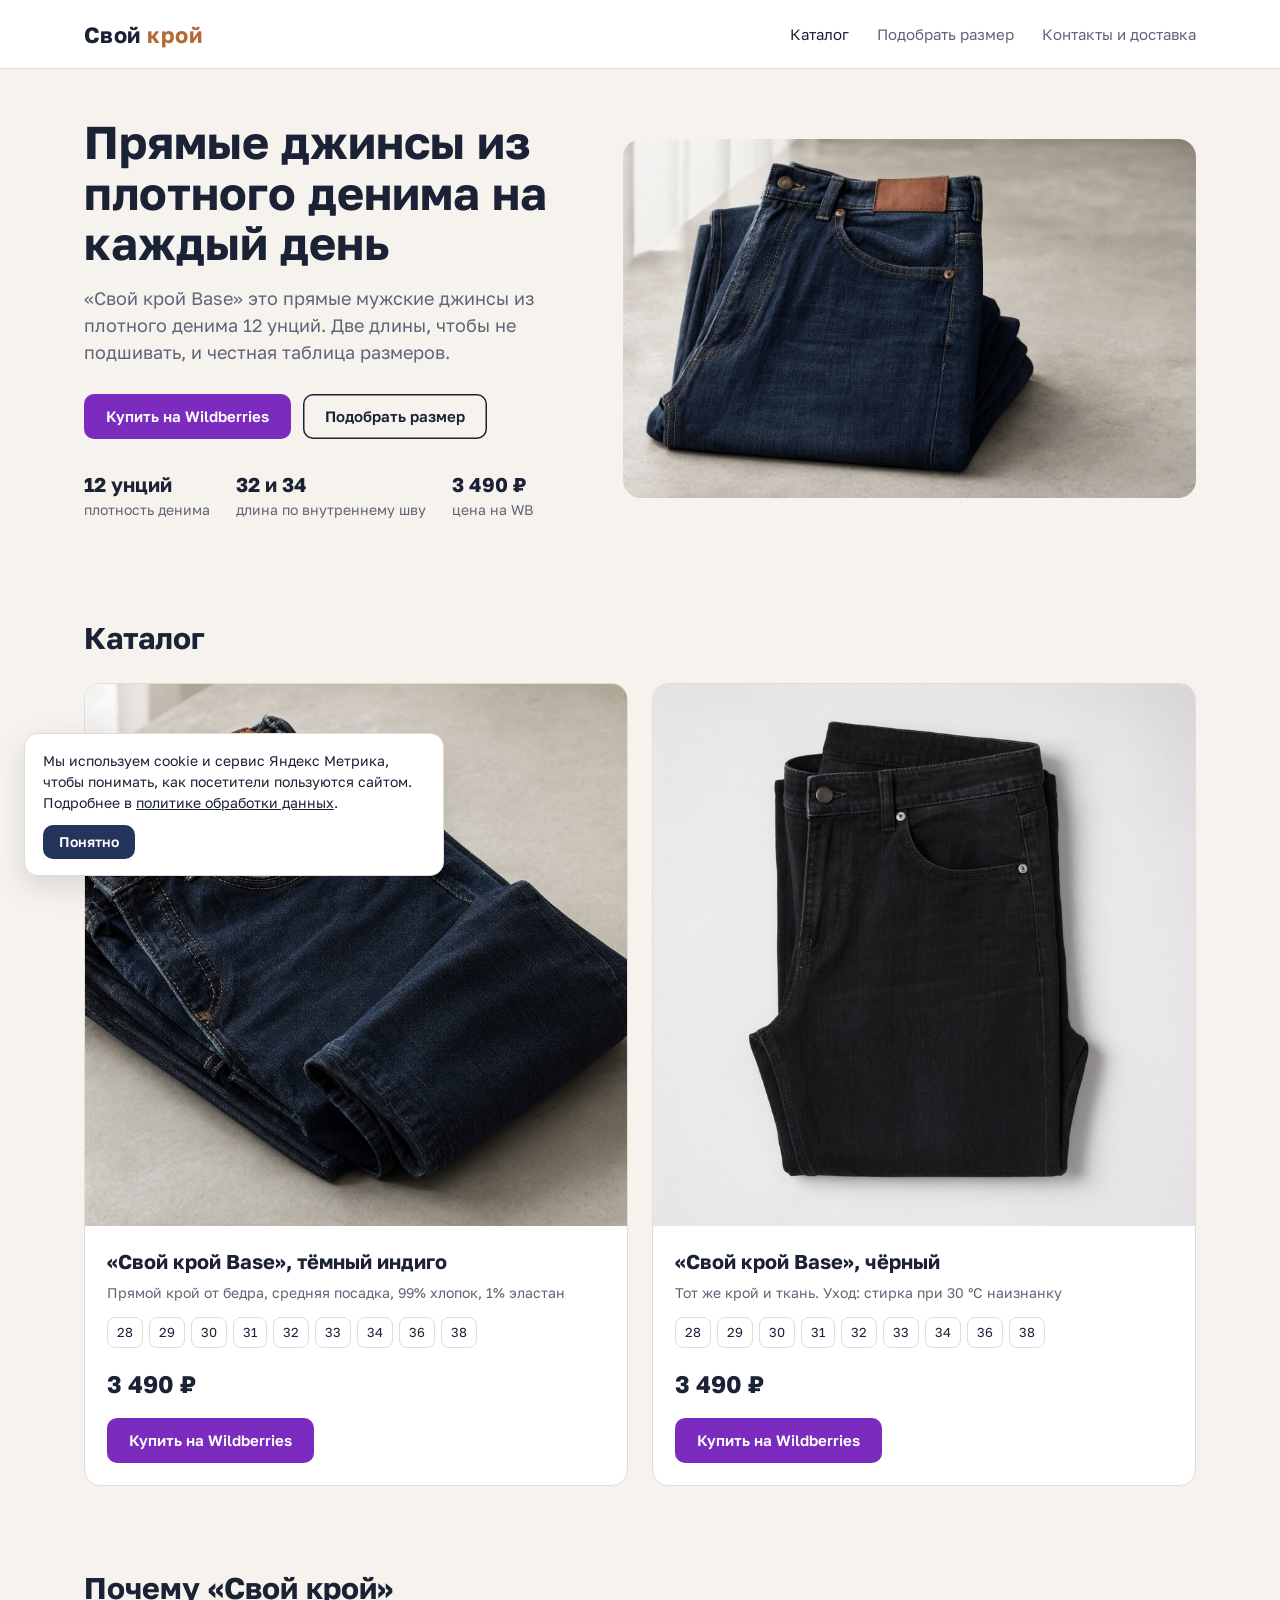
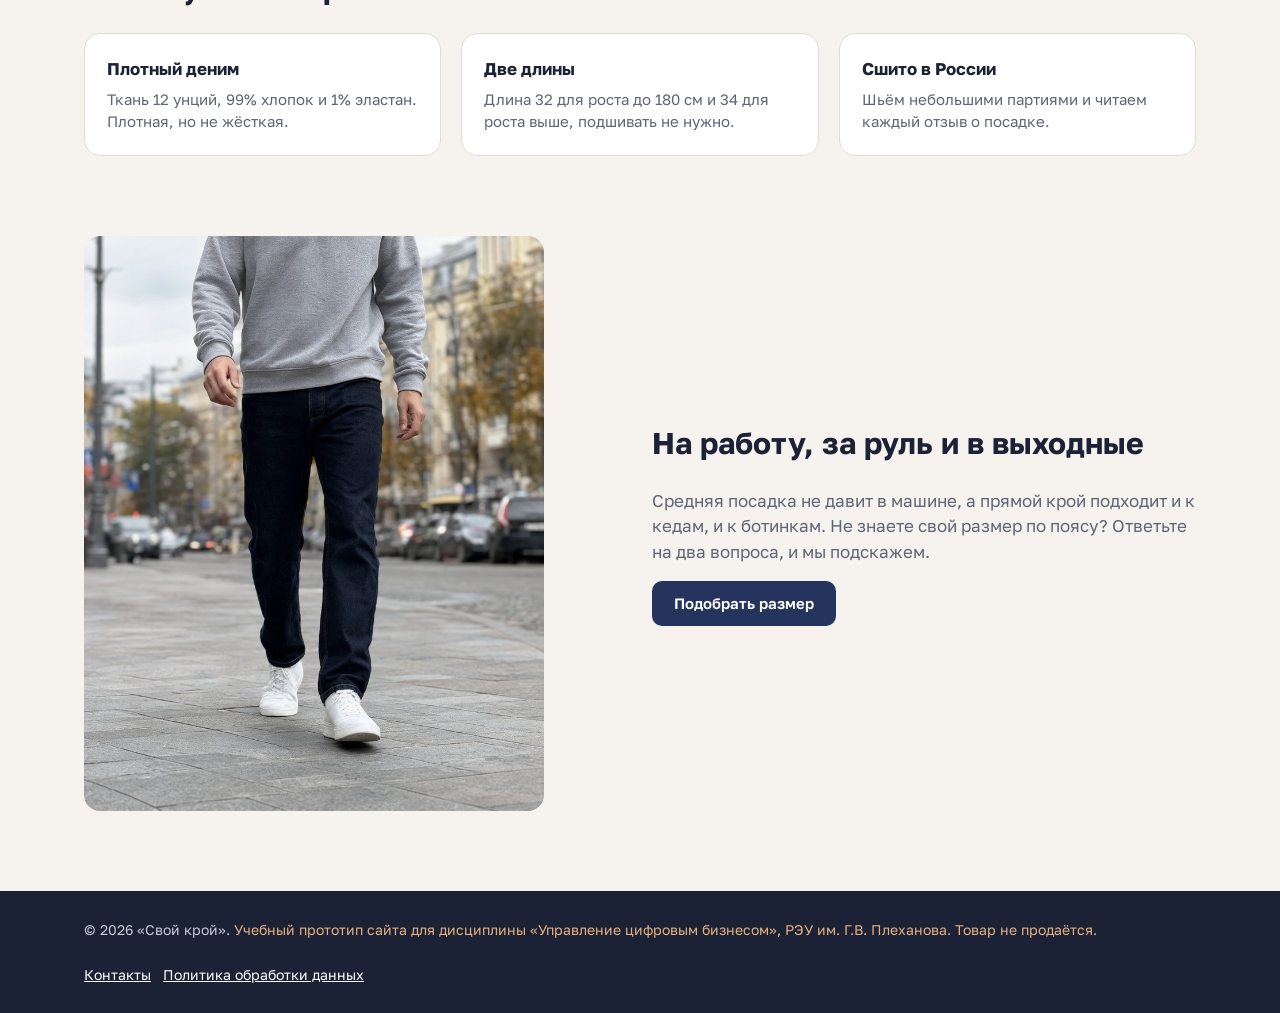
<file: index.html>
<!DOCTYPE html>
<html lang="ru">
<head>
<meta charset="utf-8">
<meta name="viewport" content="width=device-width, initial-scale=1">
<title>Свой крой. Мужские джинсы прямого кроя, деним 12 унций</title>
<meta name="description" content="Мужские джинсы «Свой крой Base»: прямой крой, плотный деним 12 унций, длина 32 и 34, сшиты в России. Учебный прототип сайта.">
<link rel="stylesheet" href="style.css">
<!-- Yandex.Metrika counter -->
<script type="text/javascript">
    (function(m,e,t,r,i,k,a){
        m[i]=m[i]||function(){(m[i].a=m[i].a||[]).push(arguments)};
        m[i].l=1*new Date();
        for (var j = 0; j < document.scripts.length; j++) {if (document.scripts[j].src === r) { return; }}
        k=e.createElement(t),a=e.getElementsByTagName(t)[0],k.async=1,k.src=r,a.parentNode.insertBefore(k,a)
    })(window, document,'script','https://mc.yandex.ru/metrika/tag.js?id=114097500', 'ym');

    ym(114097500, 'init', {ssr:true, webvisor:true, clickmap:true, ecommerce:"dataLayer", referrer: document.referrer, url: location.href, accurateTrackBounce:true, trackLinks:true});
    window.METRIKA_ID = 114097500;
</script>
<noscript><div><img src="https://mc.yandex.ru/watch/114097500" style="position:absolute; left:-9999px;" alt="" /></div></noscript>
<!-- /Yandex.Metrika counter -->
<script src="app.js"></script>
</head>
<body>
<header class="top">
  <div class="wrap">
    <a class="logo" href="index.html">Свой <span>крой</span></a>
    <nav class="nav">
      <a class="on" href="index.html">Каталог</a>
      <a href="size.html">Подобрать размер</a>
      <a href="contacts.html">Контакты и доставка</a>
    </nav>
  </div>
</header>

<main class="wrap">
  <div class="hero">
    <div>
      <h1>Прямые джинсы из плотного денима на каждый день</h1>
      <p>«Свой крой Base» это прямые мужские джинсы из плотного денима 12 унций. Две длины, чтобы не подшивать, и честная таблица размеров.</p>
      <div class="actions">
        <a class="btn wb" href="#" data-buy>Купить на Wildberries</a>
        <a class="btn ghost" href="size.html">Подобрать размер</a>
      </div>
      <div class="facts">
        <div><b>12 унций</b>плотность денима</div>
        <div><b>32 и 34</b>длина по внутреннему шву</div>
        <div><b>3 490 ₽</b>цена на WB</div>
      </div>
    </div>
    <img src="img/hero.jpg" alt="Джинсы «Свой крой Base» тёмный индиго">
  </div>

  <section>
    <h2>Каталог</h2>
    <div class="grid2">
      <div class="card">
        <img src="img/indigo.jpg" alt="Джинсы «Свой крой Base», тёмный индиго">
        <div class="body">
          <h3>«Свой крой Base», тёмный индиго</h3>
          <div class="meta">Прямой крой от бедра, средняя посадка, 99% хлопок, 1% эластан</div>
          <div class="sizes"><span>28</span><span>29</span><span>30</span><span>31</span><span>32</span><span>33</span><span>34</span><span>36</span><span>38</span></div>
          <div class="price">3 490 ₽</div>
          <a class="btn wb" href="#" data-buy>Купить на Wildberries</a>
        </div>
      </div>
      <div class="card">
        <img src="img/black.jpg" alt="Джинсы «Свой крой Base», чёрные">
        <div class="body">
          <h3>«Свой крой Base», чёрный</h3>
          <div class="meta">Тот же крой и ткань. Уход: стирка при 30 °C наизнанку</div>
          <div class="sizes"><span>28</span><span>29</span><span>30</span><span>31</span><span>32</span><span>33</span><span>34</span><span>36</span><span>38</span></div>
          <div class="price">3 490 ₽</div>
          <a class="btn wb" href="#" data-buy>Купить на Wildberries</a>
        </div>
      </div>
    </div>
  </section>

  <section>
    <h2>Почему «Свой крой»</h2>
    <div class="grid3">
      <div class="why"><b>Плотный деним</b><p>Ткань 12 унций, 99% хлопок и 1% эластан. Плотная, но не жёсткая.</p></div>
      <div class="why"><b>Две длины</b><p>Длина 32 для роста до 180 см и 34 для роста выше, подшивать не нужно.</p></div>
      <div class="why"><b>Сшито в России</b><p>Шьём небольшими партиями и читаем каждый отзыв о посадке.</p></div>
    </div>
  </section>

  <section class="grid2" style="align-items:center">
    <img src="img/life.jpg" alt="Джинсы «Свой крой Base» в городе" style="width:100%;max-width:460px;border-radius:16px;aspect-ratio:4/5;object-fit:cover">
    <div>
      <h2>На работу, за руль и в выходные</h2>
      <p style="color:var(--muted);font-size:17px">Средняя посадка не давит в машине, а прямой крой подходит и к кедам, и к ботинкам. Не знаете свой размер по поясу? Ответьте на два вопроса, и мы подскажем.</p>
      <a class="btn" href="size.html">Подобрать размер</a>
    </div>
  </section>
</main>

<footer>
  <div class="wrap">
    <div>© 2026 «Свой крой». <span class="edu">Учебный прототип сайта для дисциплины «Управление цифровым бизнесом», РЭУ им. Г.В. Плеханова. Товар не продаётся.</span></div>
    <div><a href="contacts.html">Контакты</a>&nbsp;&nbsp;&nbsp;<a href="privacy.html">Политика обработки данных</a></div>
  </div>
</footer>

<div class="cookie">
  <p>Мы используем cookie и сервис Яндекс Метрика, чтобы понимать, как посетители пользуются сайтом. Подробнее в <a href="privacy.html">политике обработки данных</a>.</p>
  <button class="btn" type="button">Понятно</button>
</div>

<div class="modal">
  <div class="box">
    <h3>Скоро на Wildberries</h3>
    <p>Это учебный прототип. Когда магазин запустится, кнопка будет вести на карточку товара на Wildberries.</p>
    <button class="btn" type="button" data-close>Закрыть</button>
  </div>
</div>
</body>
</html>
</file>
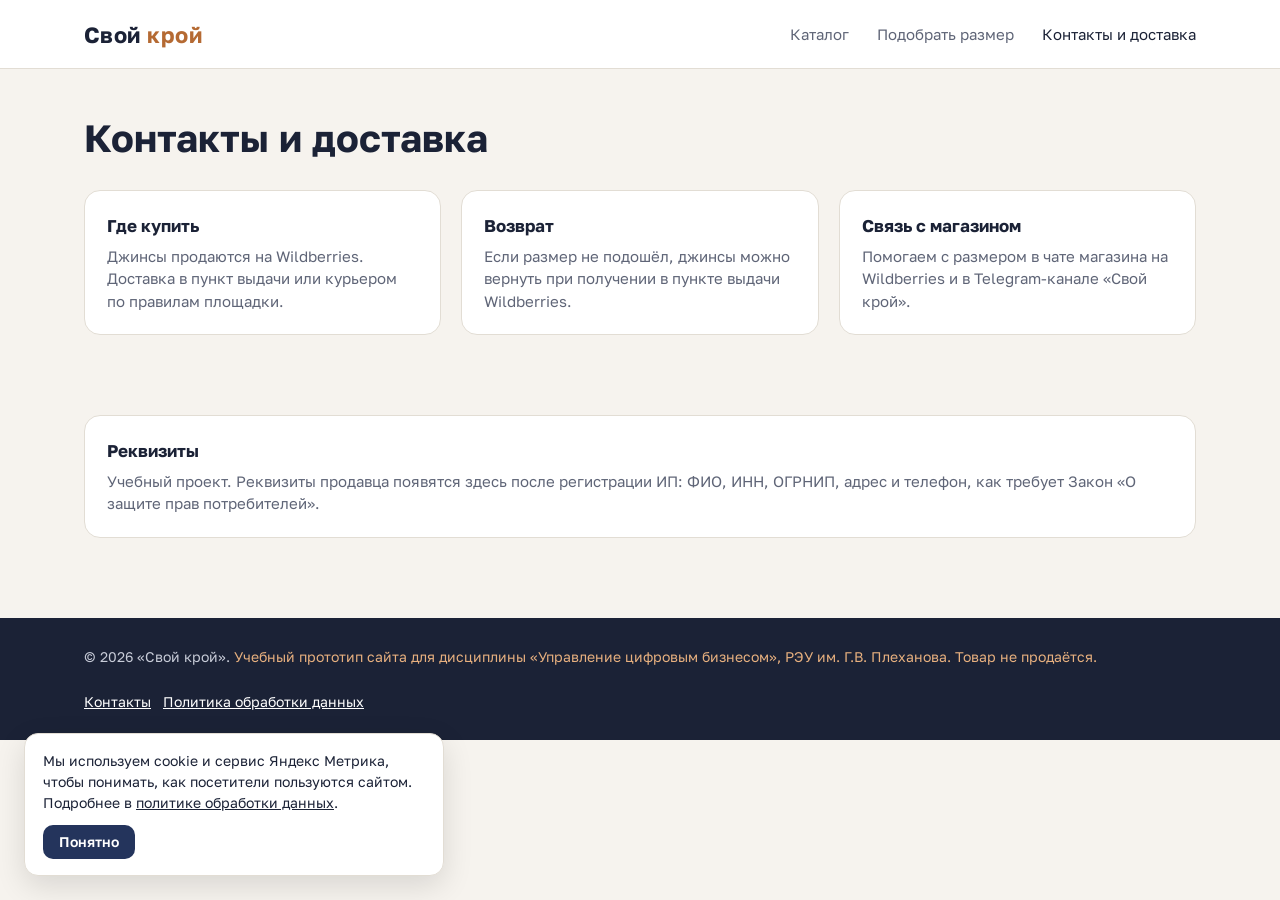
<file: contacts.html>
<!DOCTYPE html>
<html lang="ru">
<head>
<meta charset="utf-8">
<meta name="viewport" content="width=device-width, initial-scale=1">
<title>Контакты и доставка. Свой крой</title>
<meta name="description" content="Как купить джинсы «Свой крой Base»: Wildberries, доставка в пункты выдачи, возврат, связь с магазином.">
<link rel="stylesheet" href="style.css">
<!-- Yandex.Metrika counter -->
<script type="text/javascript">
    (function(m,e,t,r,i,k,a){
        m[i]=m[i]||function(){(m[i].a=m[i].a||[]).push(arguments)};
        m[i].l=1*new Date();
        for (var j = 0; j < document.scripts.length; j++) {if (document.scripts[j].src === r) { return; }}
        k=e.createElement(t),a=e.getElementsByTagName(t)[0],k.async=1,k.src=r,a.parentNode.insertBefore(k,a)
    })(window, document,'script','https://mc.yandex.ru/metrika/tag.js?id=114097500', 'ym');

    ym(114097500, 'init', {ssr:true, webvisor:true, clickmap:true, ecommerce:"dataLayer", referrer: document.referrer, url: location.href, accurateTrackBounce:true, trackLinks:true});
    window.METRIKA_ID = 114097500;
</script>
<noscript><div><img src="https://mc.yandex.ru/watch/114097500" style="position:absolute; left:-9999px;" alt="" /></div></noscript>
<!-- /Yandex.Metrika counter -->
<script src="app.js"></script>
</head>
<body>
<header class="top">
  <div class="wrap">
    <a class="logo" href="index.html">Свой <span>крой</span></a>
    <nav class="nav">
      <a href="index.html">Каталог</a>
      <a href="size.html">Подобрать размер</a>
      <a class="on" href="contacts.html">Контакты и доставка</a>
    </nav>
  </div>
</header>

<main class="wrap">
  <section>
    <h1 style="font-size:38px;margin:0 0 24px">Контакты и доставка</h1>
    <div class="grid3">
      <div class="why"><b>Где купить</b><p>Джинсы продаются на Wildberries. Доставка в пункт выдачи или курьером по правилам площадки.</p></div>
      <div class="why"><b>Возврат</b><p>Если размер не подошёл, джинсы можно вернуть при получении в пункте выдачи Wildberries.</p></div>
      <div class="why"><b>Связь с магазином</b><p>Помогаем с размером в чате магазина на Wildberries и в Telegram-канале «Свой крой».</p></div>
    </div>
  </section>
  <section>
    <div class="why">
      <b>Реквизиты</b>
      <p>Учебный проект. Реквизиты продавца появятся здесь после регистрации ИП: ФИО, ИНН, ОГРНИП, адрес и телефон, как требует Закон «О защите прав потребителей».</p>
    </div>
  </section>
</main>

<footer>
  <div class="wrap">
    <div>© 2026 «Свой крой». <span class="edu">Учебный прототип сайта для дисциплины «Управление цифровым бизнесом», РЭУ им. Г.В. Плеханова. Товар не продаётся.</span></div>
    <div><a href="contacts.html">Контакты</a>&nbsp;&nbsp;&nbsp;<a href="privacy.html">Политика обработки данных</a></div>
  </div>
</footer>
<div class="cookie">
  <p>Мы используем cookie и сервис Яндекс Метрика, чтобы понимать, как посетители пользуются сайтом. Подробнее в <a href="privacy.html">политике обработки данных</a>.</p>
  <button class="btn" type="button">Понятно</button>
</div>
</body>
</html>
</file>
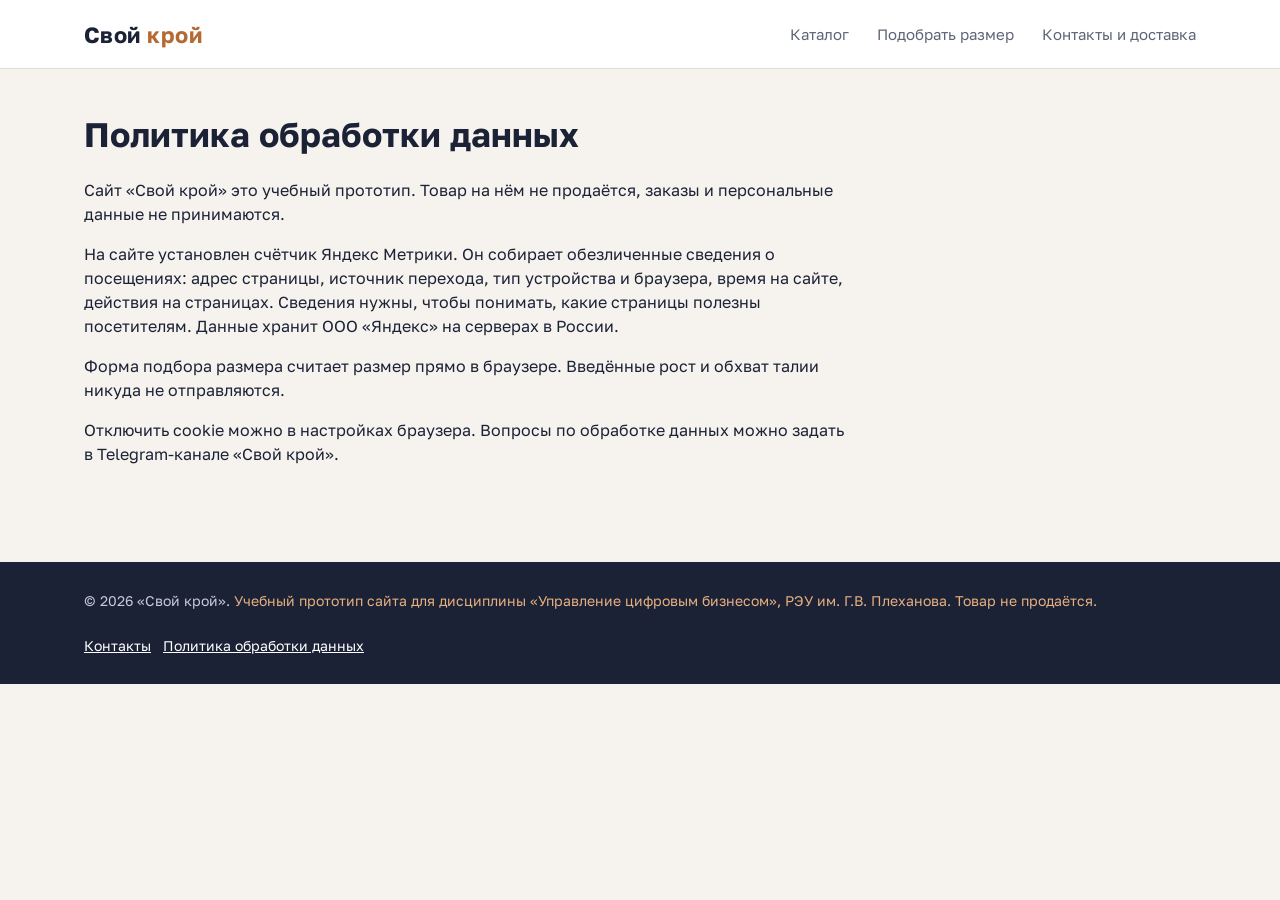
<file: privacy.html>
<!DOCTYPE html>
<html lang="ru">
<head>
<meta charset="utf-8">
<meta name="viewport" content="width=device-width, initial-scale=1">
<title>Политика обработки данных. Свой крой</title>
<link rel="stylesheet" href="style.css">
<!-- Yandex.Metrika counter -->
<script type="text/javascript">
    (function(m,e,t,r,i,k,a){
        m[i]=m[i]||function(){(m[i].a=m[i].a||[]).push(arguments)};
        m[i].l=1*new Date();
        for (var j = 0; j < document.scripts.length; j++) {if (document.scripts[j].src === r) { return; }}
        k=e.createElement(t),a=e.getElementsByTagName(t)[0],k.async=1,k.src=r,a.parentNode.insertBefore(k,a)
    })(window, document,'script','https://mc.yandex.ru/metrika/tag.js?id=114097500', 'ym');

    ym(114097500, 'init', {ssr:true, webvisor:true, clickmap:true, ecommerce:"dataLayer", referrer: document.referrer, url: location.href, accurateTrackBounce:true, trackLinks:true});
    window.METRIKA_ID = 114097500;
</script>
<noscript><div><img src="https://mc.yandex.ru/watch/114097500" style="position:absolute; left:-9999px;" alt="" /></div></noscript>
<!-- /Yandex.Metrika counter -->
<script src="app.js"></script>
</head>
<body>
<header class="top">
  <div class="wrap">
    <a class="logo" href="index.html">Свой <span>крой</span></a>
    <nav class="nav">
      <a href="index.html">Каталог</a>
      <a href="size.html">Подобрать размер</a>
      <a href="contacts.html">Контакты и доставка</a>
    </nav>
  </div>
</header>

<main class="wrap">
  <section style="max-width:760px">
    <h1 style="font-size:34px;margin:0 0 18px">Политика обработки данных</h1>
    <p>Сайт «Свой крой» это учебный прототип. Товар на нём не продаётся, заказы и персональные данные не принимаются.</p>
    <p>На сайте установлен счётчик Яндекс Метрики. Он собирает обезличенные сведения о посещениях: адрес страницы, источник перехода, тип устройства и браузера, время на сайте, действия на страницах. Сведения нужны, чтобы понимать, какие страницы полезны посетителям. Данные хранит ООО «Яндекс» на серверах в России.</p>
    <p>Форма подбора размера считает размер прямо в браузере. Введённые рост и обхват талии никуда не отправляются.</p>
    <p>Отключить cookie можно в настройках браузера. Вопросы по обработке данных можно задать в Telegram-канале «Свой крой».</p>
  </section>
</main>

<footer>
  <div class="wrap">
    <div>© 2026 «Свой крой». <span class="edu">Учебный прототип сайта для дисциплины «Управление цифровым бизнесом», РЭУ им. Г.В. Плеханова. Товар не продаётся.</span></div>
    <div><a href="contacts.html">Контакты</a>&nbsp;&nbsp;&nbsp;<a href="privacy.html">Политика обработки данных</a></div>
  </div>
</footer>
</body>
</html>
</file>
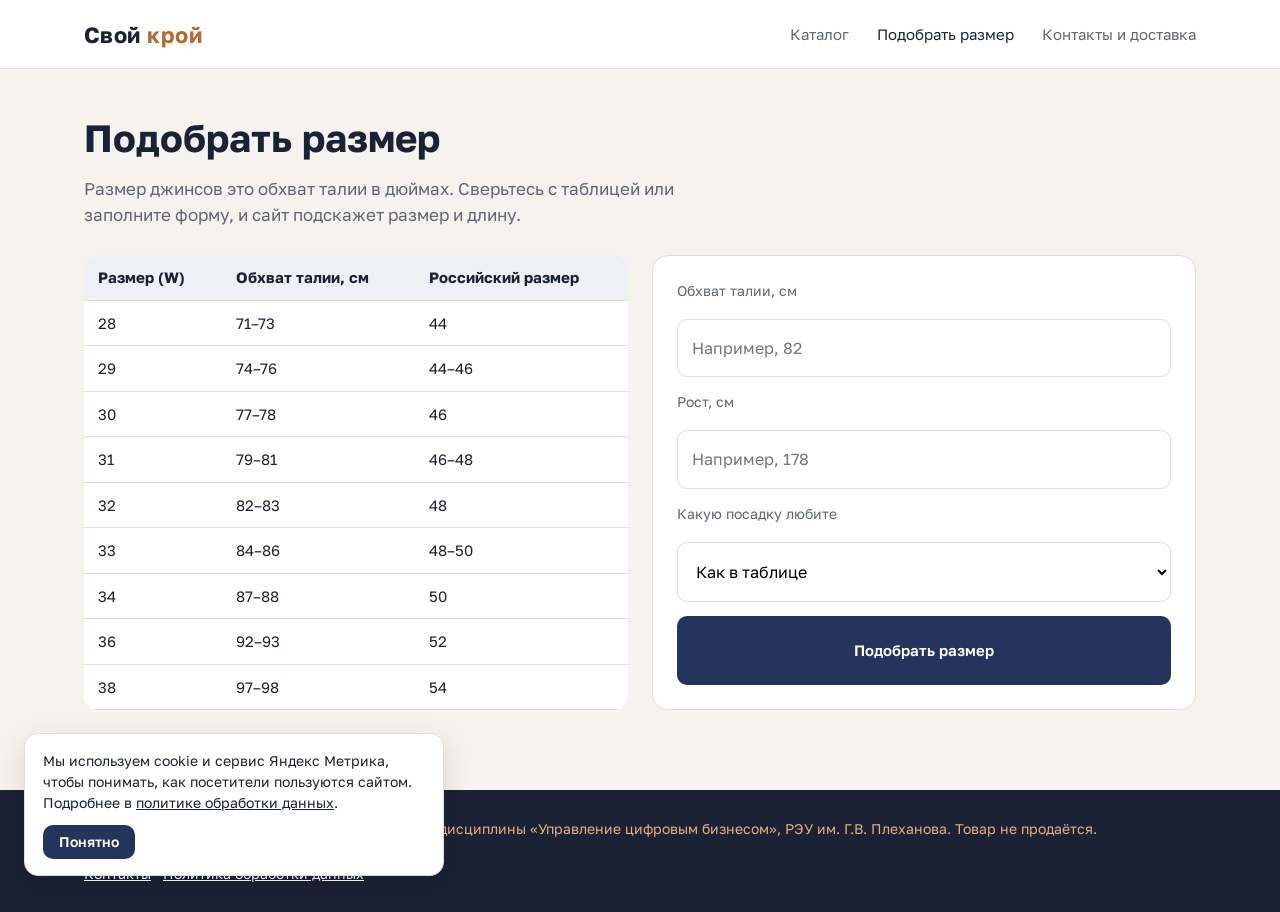
<file: size.html>
<!DOCTYPE html>
<html lang="ru">
<head>
<meta charset="utf-8">
<meta name="viewport" content="width=device-width, initial-scale=1">
<title>Подобрать размер джинсов. Свой крой</title>
<meta name="description" content="Таблица размеров мужских джинсов «Свой крой Base» и подбор размера по обхвату талии и росту.">
<link rel="stylesheet" href="style.css">
<!-- Yandex.Metrika counter -->
<script type="text/javascript">
    (function(m,e,t,r,i,k,a){
        m[i]=m[i]||function(){(m[i].a=m[i].a||[]).push(arguments)};
        m[i].l=1*new Date();
        for (var j = 0; j < document.scripts.length; j++) {if (document.scripts[j].src === r) { return; }}
        k=e.createElement(t),a=e.getElementsByTagName(t)[0],k.async=1,k.src=r,a.parentNode.insertBefore(k,a)
    })(window, document,'script','https://mc.yandex.ru/metrika/tag.js?id=114097500', 'ym');

    ym(114097500, 'init', {ssr:true, webvisor:true, clickmap:true, ecommerce:"dataLayer", referrer: document.referrer, url: location.href, accurateTrackBounce:true, trackLinks:true});
    window.METRIKA_ID = 114097500;
</script>
<noscript><div><img src="https://mc.yandex.ru/watch/114097500" style="position:absolute; left:-9999px;" alt="" /></div></noscript>
<!-- /Yandex.Metrika counter -->
<script src="app.js"></script>
</head>
<body>
<header class="top">
  <div class="wrap">
    <a class="logo" href="index.html">Свой <span>крой</span></a>
    <nav class="nav">
      <a href="index.html">Каталог</a>
      <a class="on" href="size.html">Подобрать размер</a>
      <a href="contacts.html">Контакты и доставка</a>
    </nav>
  </div>
</header>

<main class="wrap">
  <section>
    <h1 style="font-size:38px;margin:0 0 10px">Подобрать размер</h1>
    <p style="color:var(--muted);font-size:17px;max-width:640px;margin:0 0 28px">Размер джинсов это обхват талии в дюймах. Сверьтесь с таблицей или заполните форму, и сайт подскажет размер и длину.</p>
    <div class="grid2">
      <table class="sz">
        <tr><th>Размер (W)</th><th>Обхват талии, см</th><th>Российский размер</th></tr>
        <tr><td>28</td><td>71–73</td><td>44</td></tr>
        <tr><td>29</td><td>74–76</td><td>44–46</td></tr>
        <tr><td>30</td><td>77–78</td><td>46</td></tr>
        <tr><td>31</td><td>79–81</td><td>46–48</td></tr>
        <tr><td>32</td><td>82–83</td><td>48</td></tr>
        <tr><td>33</td><td>84–86</td><td>48–50</td></tr>
        <tr><td>34</td><td>87–88</td><td>50</td></tr>
        <tr><td>36</td><td>92–93</td><td>52</td></tr>
        <tr><td>38</td><td>97–98</td><td>54</td></tr>
      </table>
      <form class="pick">
        <label>Обхват талии, см
          <input name="waist" type="number" min="60" max="120" placeholder="Например, 82" required>
        </label>
        <label>Рост, см
          <input name="height" type="number" min="150" max="210" placeholder="Например, 178">
        </label>
        <label>Какую посадку любите
          <select name="fit"><option>Как в таблице</option><option>Чуть свободнее</option><option>Плотнее</option></select>
        </label>
        <button class="btn" type="submit">Подобрать размер</button>
        <div class="ok"></div>
      </form>
    </div>
  </section>
</main>

<footer>
  <div class="wrap">
    <div>© 2026 «Свой крой». <span class="edu">Учебный прототип сайта для дисциплины «Управление цифровым бизнесом», РЭУ им. Г.В. Плеханова. Товар не продаётся.</span></div>
    <div><a href="contacts.html">Контакты</a>&nbsp;&nbsp;&nbsp;<a href="privacy.html">Политика обработки данных</a></div>
  </div>
</footer>
<div class="cookie">
  <p>Мы используем cookie и сервис Яндекс Метрика, чтобы понимать, как посетители пользуются сайтом. Подробнее в <a href="privacy.html">политике обработки данных</a>.</p>
  <button class="btn" type="button">Понятно</button>
</div>
</body>
</html>
</file>
<file: style.css>
@font-face { font-family: "Golos"; src: url("fonts/GolosText-400.ttf") format("truetype"); font-weight: 400; font-display: swap; }
@font-face { font-family: "Golos"; src: url("fonts/GolosText-600.ttf") format("truetype"); font-weight: 600; font-display: swap; }
@font-face { font-family: "Golos"; src: url("fonts/GolosText-700.ttf") format("truetype"); font-weight: 700; font-display: swap; }

:root {
  --ink: #1b2236;
  --indigo: #24345c;
  --paper: #f6f3ee;
  --card: #ffffff;
  --line: #e2ddd4;
  --copper: #b56a33;
  --muted: #5f6577;
}

* { box-sizing: border-box; }
html, body { margin: 0; }
body {
  font-family: "Golos", system-ui, -apple-system, "Segoe UI", Arial, sans-serif;
  color: var(--ink);
  background: var(--paper);
  line-height: 1.5;
}
a { color: inherit; }
.wrap { max-width: 1160px; margin: 0 auto; padding: 0 24px; }

/* шапка */
.top { background: var(--card); border-bottom: 1px solid var(--line); position: sticky; top: 0; z-index: 10; }
.top .wrap { display: flex; align-items: center; justify-content: space-between; height: 68px; }
.logo { font-weight: 700; font-size: 22px; letter-spacing: .02em; text-decoration: none; }
.logo span { color: var(--copper); }
.nav { display: flex; gap: 28px; font-size: 15px; }
.nav a { text-decoration: none; color: var(--muted); }
.nav a:hover, .nav a.on { color: var(--ink); }

/* кнопки */
.btn {
  display: inline-block; border: 0; cursor: pointer; text-decoration: none;
  font: 600 15px/1 "Golos", system-ui, sans-serif;
  padding: 15px 22px; border-radius: 10px;
  background: var(--indigo); color: #fff;
}
.btn:hover { background: #1b2848; }
.btn.ghost { background: transparent; color: var(--ink); box-shadow: inset 0 0 0 1.5px var(--ink); }
.btn.ghost:hover { background: rgba(27,34,54,.06); }
.btn.wb { background: #7b2cbf; }
.btn.wb:hover { background: #6a22a8; }

/* первый экран */
.hero { display: grid; grid-template-columns: 1fr 1.15fr; gap: 40px; align-items: center; padding: 48px 0 56px; }
.hero h1 { font-size: 46px; line-height: 1.1; margin: 0 0 16px; }
.hero p { font-size: 18px; color: var(--muted); margin: 0 0 28px; max-width: 460px; }
.hero .actions { display: flex; gap: 12px; flex-wrap: wrap; }
.hero img { width: 100%; border-radius: 18px; display: block; aspect-ratio: 16/10; object-fit: cover; }
.facts { display: flex; gap: 26px; margin-top: 30px; font-size: 14px; color: var(--muted); }
.facts b { display: block; font-size: 20px; color: var(--ink); }

/* секции */
section { padding: 40px 0; }
h2 { font-size: 30px; margin: 0 0 22px; }
.grid2 { display: grid; grid-template-columns: 1fr 1fr; gap: 24px; }
.grid3 { display: grid; grid-template-columns: repeat(3, 1fr); gap: 20px; }

.card { background: var(--card); border: 1px solid var(--line); border-radius: 16px; overflow: hidden; }
.card img { width: 100%; aspect-ratio: 1/1; object-fit: cover; display: block; }
.card .body { padding: 20px 22px 22px; }
.card h3 { margin: 0 0 6px; font-size: 20px; }
.card .meta { color: var(--muted); font-size: 14px; margin-bottom: 14px; }
.price { font-size: 24px; font-weight: 700; margin-bottom: 16px; }
.sizes { display: flex; flex-wrap: wrap; gap: 6px; margin-bottom: 18px; }
.sizes span { border: 1px solid var(--line); border-radius: 8px; padding: 5px 9px; font-size: 13px; }

.why { background: var(--card); border: 1px solid var(--line); border-radius: 16px; padding: 22px; }
.why b { display: block; font-size: 17px; margin-bottom: 6px; }
.why p { margin: 0; color: var(--muted); font-size: 15px; }

/* таблица размеров и форма */
table.sz { width: 100%; border-collapse: collapse; background: var(--card); border-radius: 14px; overflow: hidden; font-size: 15px; }
table.sz th, table.sz td { padding: 11px 14px; border-bottom: 1px solid var(--line); text-align: left; }
table.sz th { background: #eef0f5; }
form.pick { background: var(--card); border: 1px solid var(--line); border-radius: 16px; padding: 24px; display: grid; gap: 14px; }
form.pick label { font-size: 14px; color: var(--muted); display: grid; gap: 6px; }
form.pick input, form.pick select { font: 400 16px "Golos", system-ui, sans-serif; padding: 12px 14px; border: 1px solid var(--line); border-radius: 10px; background: #fff; }
.ok { display: none; background: #e8f3ea; border: 1px solid #b9dcc0; color: #1d5a2c; border-radius: 12px; padding: 14px 16px; }

/* подвал */
footer { margin-top: 40px; background: var(--ink); color: #c8ccd8; font-size: 14px; }
footer .wrap { display: flex; justify-content: space-between; gap: 24px; padding: 28px 24px; flex-wrap: wrap; }
footer a { color: #fff; }
.edu { color: #e7b07f; }

/* уведомление о cookie */
.cookie { position: fixed; left: 24px; bottom: 24px; max-width: 420px; background: var(--card); border: 1px solid var(--line); border-radius: 14px; padding: 16px 18px; box-shadow: 0 10px 30px rgba(0,0,0,.12); font-size: 14px; z-index: 20; display: none; }
.cookie p { margin: 0 0 12px; }
.cookie .btn { padding: 10px 16px; font-size: 14px; }

/* окно после клика «Купить» */
.modal { position: fixed; inset: 0; background: rgba(15,18,30,.45); display: none; align-items: center; justify-content: center; z-index: 30; }
.modal .box { background: #fff; border-radius: 16px; padding: 26px 28px; max-width: 420px; }
.modal h3 { margin: 0 0 8px; }
.modal p { margin: 0 0 18px; color: var(--muted); }

@media (max-width: 860px) {
  .hero, .grid2, .grid3 { grid-template-columns: 1fr; }
  .hero h1 { font-size: 34px; }
  .nav { gap: 16px; font-size: 14px; }
}
</file>
